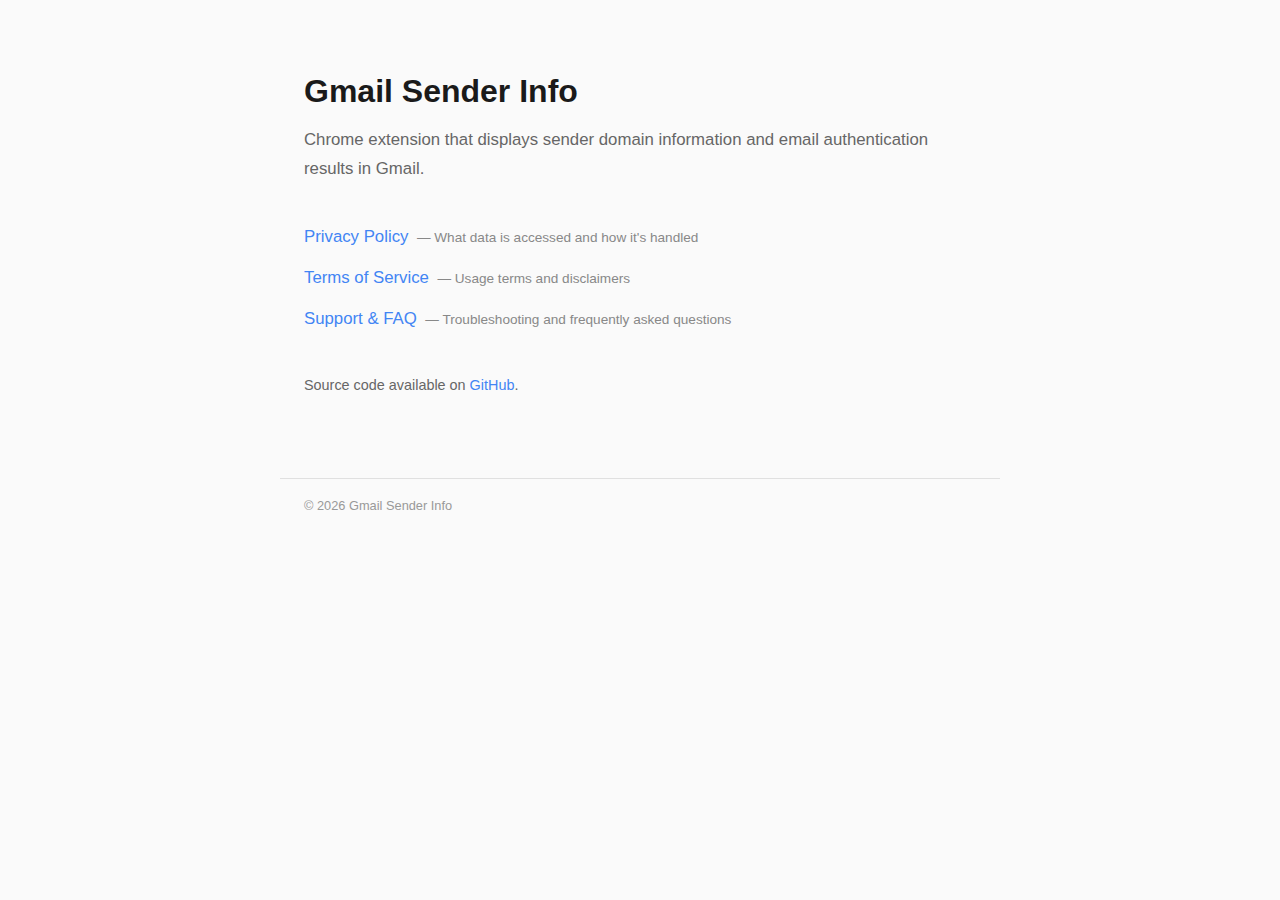
<file: docs/index.html>
<!DOCTYPE html>
<html lang="en">
<head>
  <meta charset="UTF-8">
  <meta name="viewport" content="width=device-width, initial-scale=1.0">
  <title>Gmail Sender Info</title>
  <style>
    * { margin: 0; padding: 0; box-sizing: border-box; }
    body { font-family: -apple-system, BlinkMacSystemFont, 'Segoe UI', Roboto, sans-serif; color: #1a1a1a; line-height: 1.7; background: #fafafa; }
    main { max-width: 720px; margin: 0 auto; padding: 4rem 1.5rem 2rem; }
    h1 { font-size: 2rem; margin-bottom: 0.5rem; }
    .tagline { color: #666; font-size: 1.05rem; margin-bottom: 2.5rem; }
    .links { list-style: none; padding: 0; }
    .links li { margin-bottom: 0.75rem; }
    .links a { display: inline-block; color: #4285F4; text-decoration: none; font-size: 1.05rem; font-weight: 500; }
    .links a:hover { text-decoration: underline; }
    .links .desc { color: #888; font-size: 0.85rem; margin-left: 0.25rem; }
    .source { margin-top: 2.5rem; font-size: 0.9rem; color: #666; }
    .source a { color: #4285F4; text-decoration: none; }
    .source a:hover { text-decoration: underline; }
    footer { max-width: 720px; margin: 3rem auto 2rem; padding: 0 1.5rem; font-size: 0.8rem; color: #999; border-top: 1px solid #e0e0e0; padding-top: 1rem; }
  </style>
</head>
<body>
  <main>
    <h1>Gmail Sender Info</h1>
    <p class="tagline">Chrome extension that displays sender domain information and email authentication results in Gmail.</p>

    <ul class="links">
      <li>
        <a href="privacy-policy.html">Privacy Policy</a>
        <span class="desc">— What data is accessed and how it's handled</span>
      </li>
      <li>
        <a href="terms-of-service.html">Terms of Service</a>
        <span class="desc">— Usage terms and disclaimers</span>
      </li>
      <li>
        <a href="support.html">Support &amp; FAQ</a>
        <span class="desc">— Troubleshooting and frequently asked questions</span>
      </li>
    </ul>

    <p class="source">Source code available on <a href="https://github.com/lankeami/gmail-sender-info">GitHub</a>.</p>
  </main>
  <footer>
    <p>&copy; 2026 Gmail Sender Info</p>
  </footer>
</body>
</html>
</file>
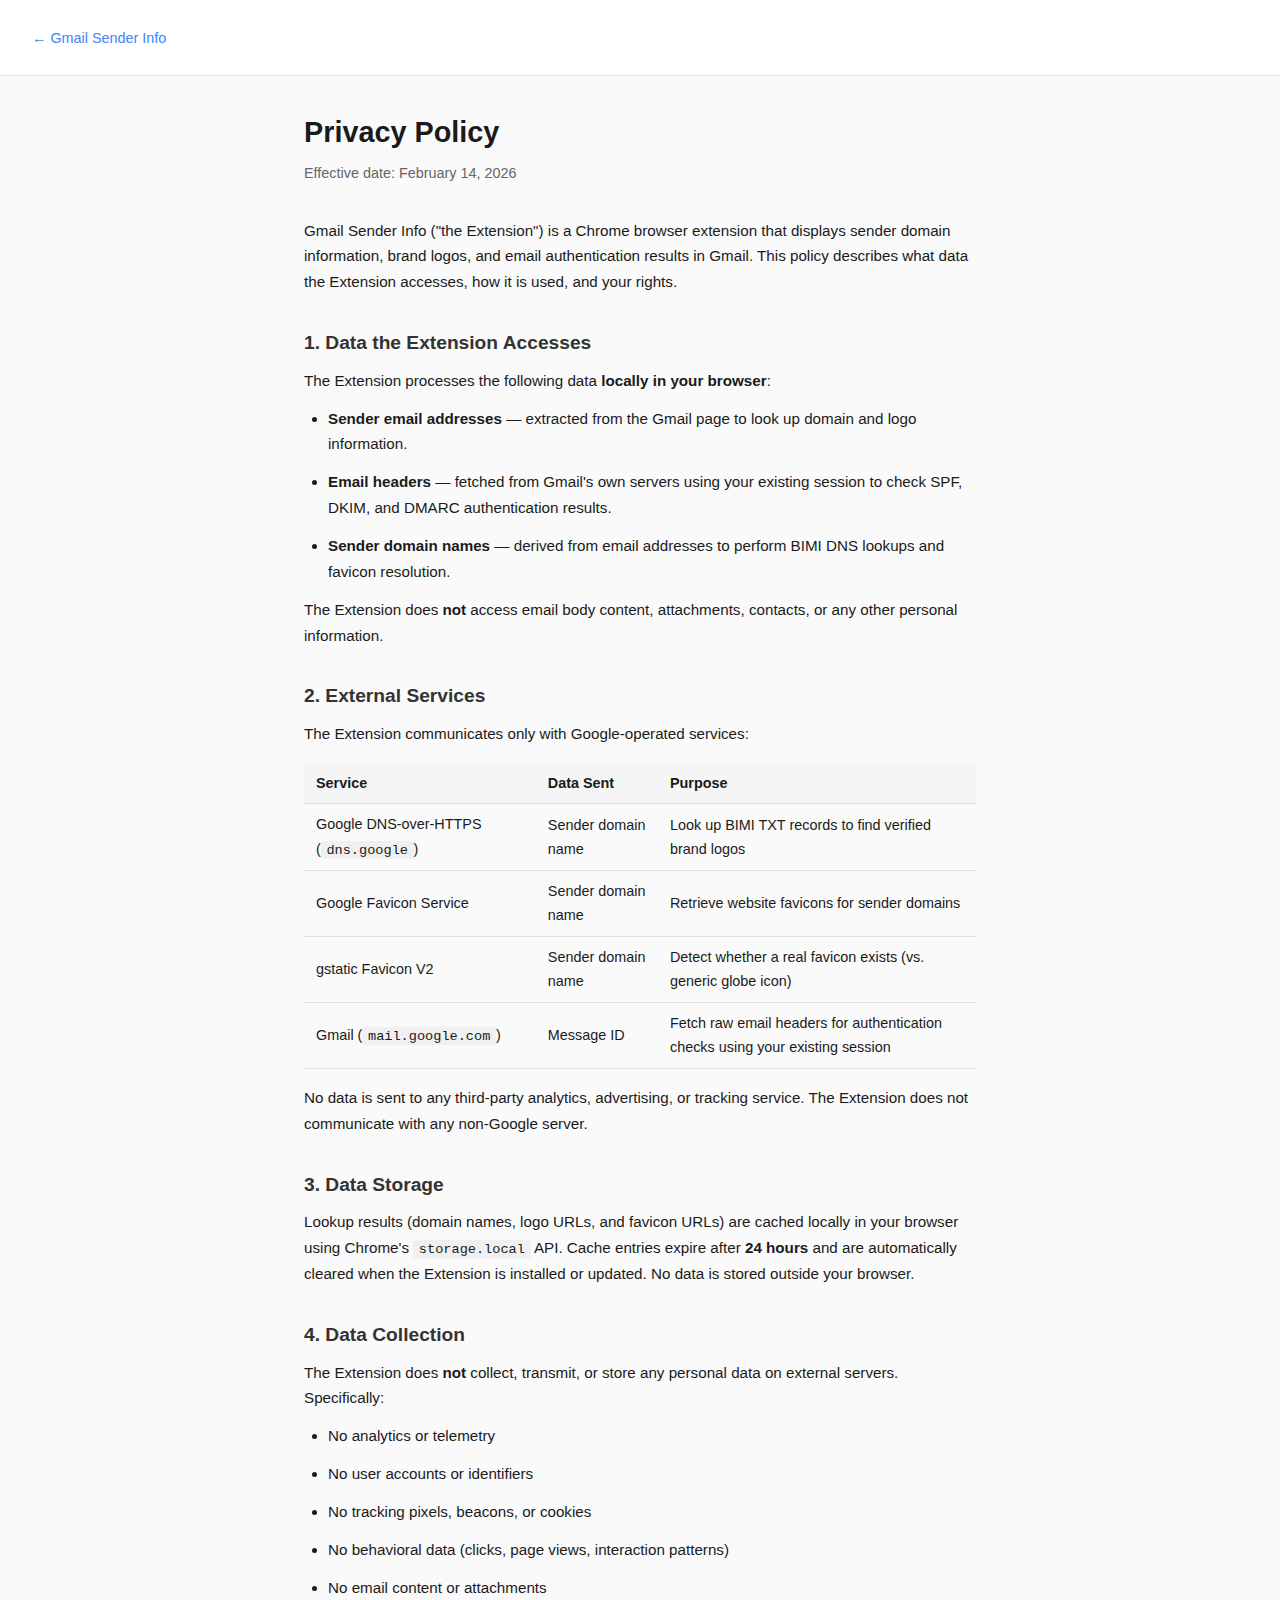
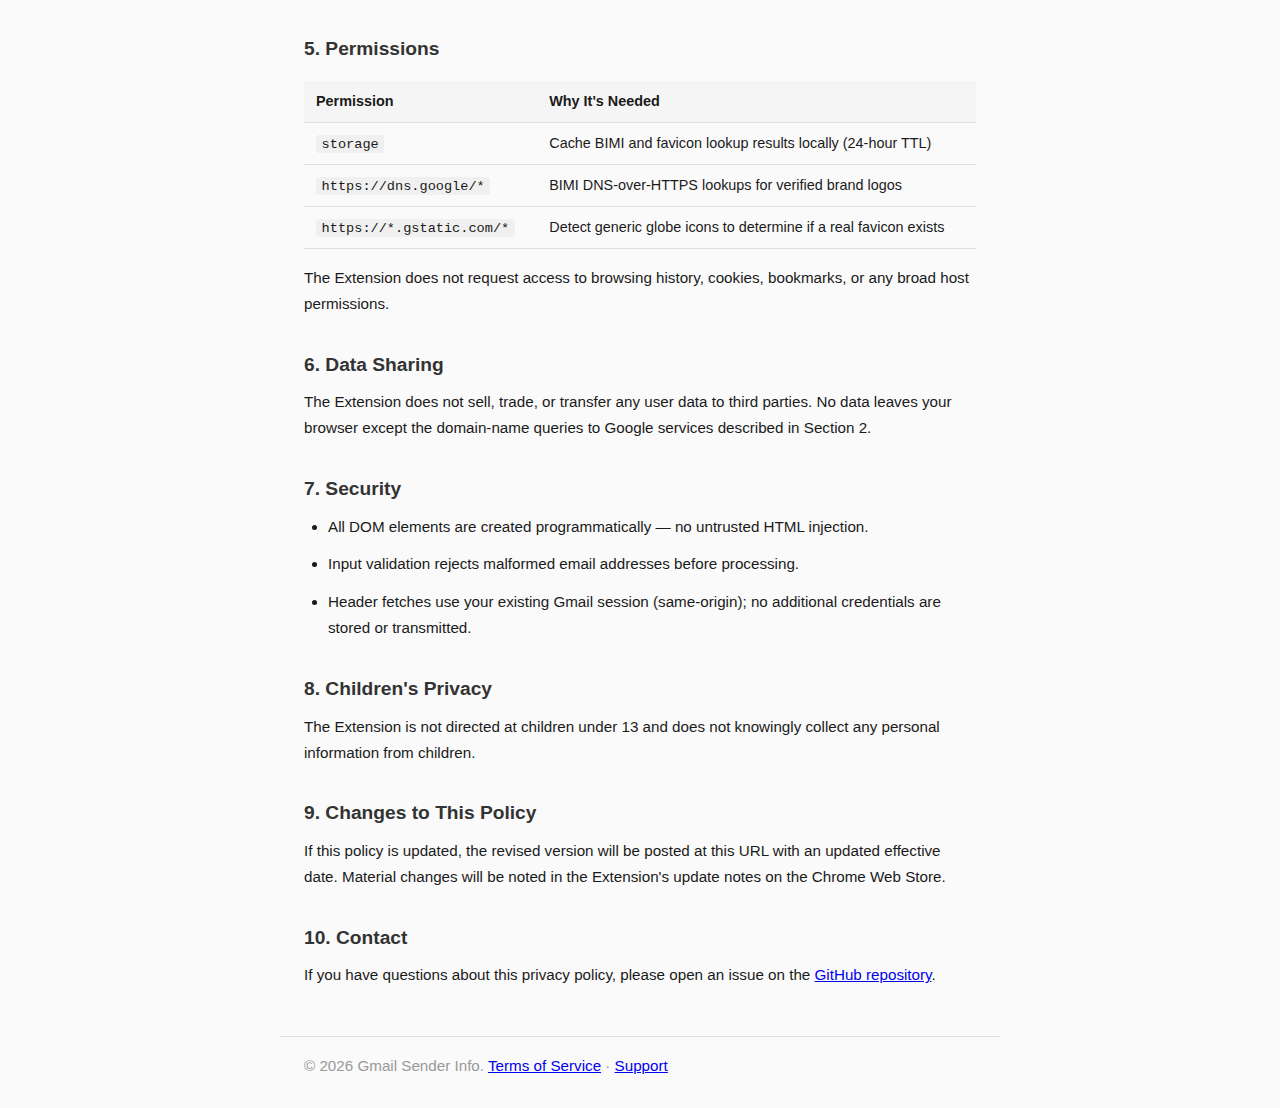
<file: docs/privacy-policy.html>
<!DOCTYPE html>
<html lang="en">
<head>
  <meta charset="UTF-8">
  <meta name="viewport" content="width=device-width, initial-scale=1.0">
  <title>Privacy Policy — Gmail Sender Info</title>
  <style>
    * { margin: 0; padding: 0; box-sizing: border-box; }
    body { font-family: -apple-system, BlinkMacSystemFont, 'Segoe UI', Roboto, sans-serif; color: #1a1a1a; line-height: 1.7; background: #fafafa; }
    header { background: #fff; border-bottom: 1px solid #e0e0e0; padding: 1.5rem 2rem; }
    header a { color: #4285F4; text-decoration: none; font-size: 0.9rem; }
    header a:hover { text-decoration: underline; }
    main { max-width: 720px; margin: 2rem auto; padding: 0 1.5rem; }
    h1 { font-size: 1.8rem; margin-bottom: 0.25rem; }
    .subtitle { color: #666; font-size: 0.9rem; margin-bottom: 2rem; }
    h2 { font-size: 1.2rem; margin-top: 2rem; margin-bottom: 0.5rem; color: #333; }
    p, li { font-size: 0.95rem; margin-bottom: 0.75rem; }
    ul { padding-left: 1.5rem; }
    table { width: 100%; border-collapse: collapse; margin: 1rem 0; font-size: 0.9rem; }
    th, td { text-align: left; padding: 0.5rem 0.75rem; border-bottom: 1px solid #e0e0e0; }
    th { background: #f5f5f5; font-weight: 600; }
    code { background: #f0f0f0; padding: 0.1rem 0.35rem; border-radius: 3px; font-size: 0.85rem; }
    footer { max-width: 720px; margin: 3rem auto 2rem; padding: 0 1.5rem; font-size: 0.8rem; color: #999; border-top: 1px solid #e0e0e0; padding-top: 1rem; }
  </style>
</head>
<body>
  <header>
    <a href="index.html">&larr; Gmail Sender Info</a>
  </header>
  <main>
    <h1>Privacy Policy</h1>
    <p class="subtitle">Effective date: February 14, 2026</p>

    <p>Gmail Sender Info ("the Extension") is a Chrome browser extension that displays sender domain information, brand logos, and email authentication results in Gmail. This policy describes what data the Extension accesses, how it is used, and your rights.</p>

    <h2>1. Data the Extension Accesses</h2>
    <p>The Extension processes the following data <strong>locally in your browser</strong>:</p>
    <ul>
      <li><strong>Sender email addresses</strong> — extracted from the Gmail page to look up domain and logo information.</li>
      <li><strong>Email headers</strong> — fetched from Gmail's own servers using your existing session to check SPF, DKIM, and DMARC authentication results.</li>
      <li><strong>Sender domain names</strong> — derived from email addresses to perform BIMI DNS lookups and favicon resolution.</li>
    </ul>
    <p>The Extension does <strong>not</strong> access email body content, attachments, contacts, or any other personal information.</p>

    <h2>2. External Services</h2>
    <p>The Extension communicates only with Google-operated services:</p>
    <table>
      <thead>
        <tr><th>Service</th><th>Data Sent</th><th>Purpose</th></tr>
      </thead>
      <tbody>
        <tr>
          <td>Google DNS-over-HTTPS (<code>dns.google</code>)</td>
          <td>Sender domain name</td>
          <td>Look up BIMI TXT records to find verified brand logos</td>
        </tr>
        <tr>
          <td>Google Favicon Service</td>
          <td>Sender domain name</td>
          <td>Retrieve website favicons for sender domains</td>
        </tr>
        <tr>
          <td>gstatic Favicon V2</td>
          <td>Sender domain name</td>
          <td>Detect whether a real favicon exists (vs. generic globe icon)</td>
        </tr>
        <tr>
          <td>Gmail (<code>mail.google.com</code>)</td>
          <td>Message ID</td>
          <td>Fetch raw email headers for authentication checks using your existing session</td>
        </tr>
      </tbody>
    </table>
    <p>No data is sent to any third-party analytics, advertising, or tracking service. The Extension does not communicate with any non-Google server.</p>

    <h2>3. Data Storage</h2>
    <p>Lookup results (domain names, logo URLs, and favicon URLs) are cached locally in your browser using Chrome's <code>storage.local</code> API. Cache entries expire after <strong>24 hours</strong> and are automatically cleared when the Extension is installed or updated. No data is stored outside your browser.</p>

    <h2>4. Data Collection</h2>
    <p>The Extension does <strong>not</strong> collect, transmit, or store any personal data on external servers. Specifically:</p>
    <ul>
      <li>No analytics or telemetry</li>
      <li>No user accounts or identifiers</li>
      <li>No tracking pixels, beacons, or cookies</li>
      <li>No behavioral data (clicks, page views, interaction patterns)</li>
      <li>No email content or attachments</li>
    </ul>

    <h2>5. Permissions</h2>
    <table>
      <thead>
        <tr><th>Permission</th><th>Why It's Needed</th></tr>
      </thead>
      <tbody>
        <tr>
          <td><code>storage</code></td>
          <td>Cache BIMI and favicon lookup results locally (24-hour TTL)</td>
        </tr>
        <tr>
          <td><code>https://dns.google/*</code></td>
          <td>BIMI DNS-over-HTTPS lookups for verified brand logos</td>
        </tr>
        <tr>
          <td><code>https://*.gstatic.com/*</code></td>
          <td>Detect generic globe icons to determine if a real favicon exists</td>
        </tr>
      </tbody>
    </table>
    <p>The Extension does not request access to browsing history, cookies, bookmarks, or any broad host permissions.</p>

    <h2>6. Data Sharing</h2>
    <p>The Extension does not sell, trade, or transfer any user data to third parties. No data leaves your browser except the domain-name queries to Google services described in Section 2.</p>

    <h2>7. Security</h2>
    <ul>
      <li>All DOM elements are created programmatically — no untrusted HTML injection.</li>
      <li>Input validation rejects malformed email addresses before processing.</li>
      <li>Header fetches use your existing Gmail session (same-origin); no additional credentials are stored or transmitted.</li>
    </ul>

    <h2>8. Children's Privacy</h2>
    <p>The Extension is not directed at children under 13 and does not knowingly collect any personal information from children.</p>

    <h2>9. Changes to This Policy</h2>
    <p>If this policy is updated, the revised version will be posted at this URL with an updated effective date. Material changes will be noted in the Extension's update notes on the Chrome Web Store.</p>

    <h2>10. Contact</h2>
    <p>If you have questions about this privacy policy, please open an issue on the <a href="https://github.com/lankeami/gmail-sender-info/issues">GitHub repository</a>.</p>
  </main>
  <footer>
    <p>&copy; 2026 Gmail Sender Info. <a href="terms-of-service.html">Terms of Service</a> &middot; <a href="support.html">Support</a></p>
  </footer>
</body>
</html>
</file>
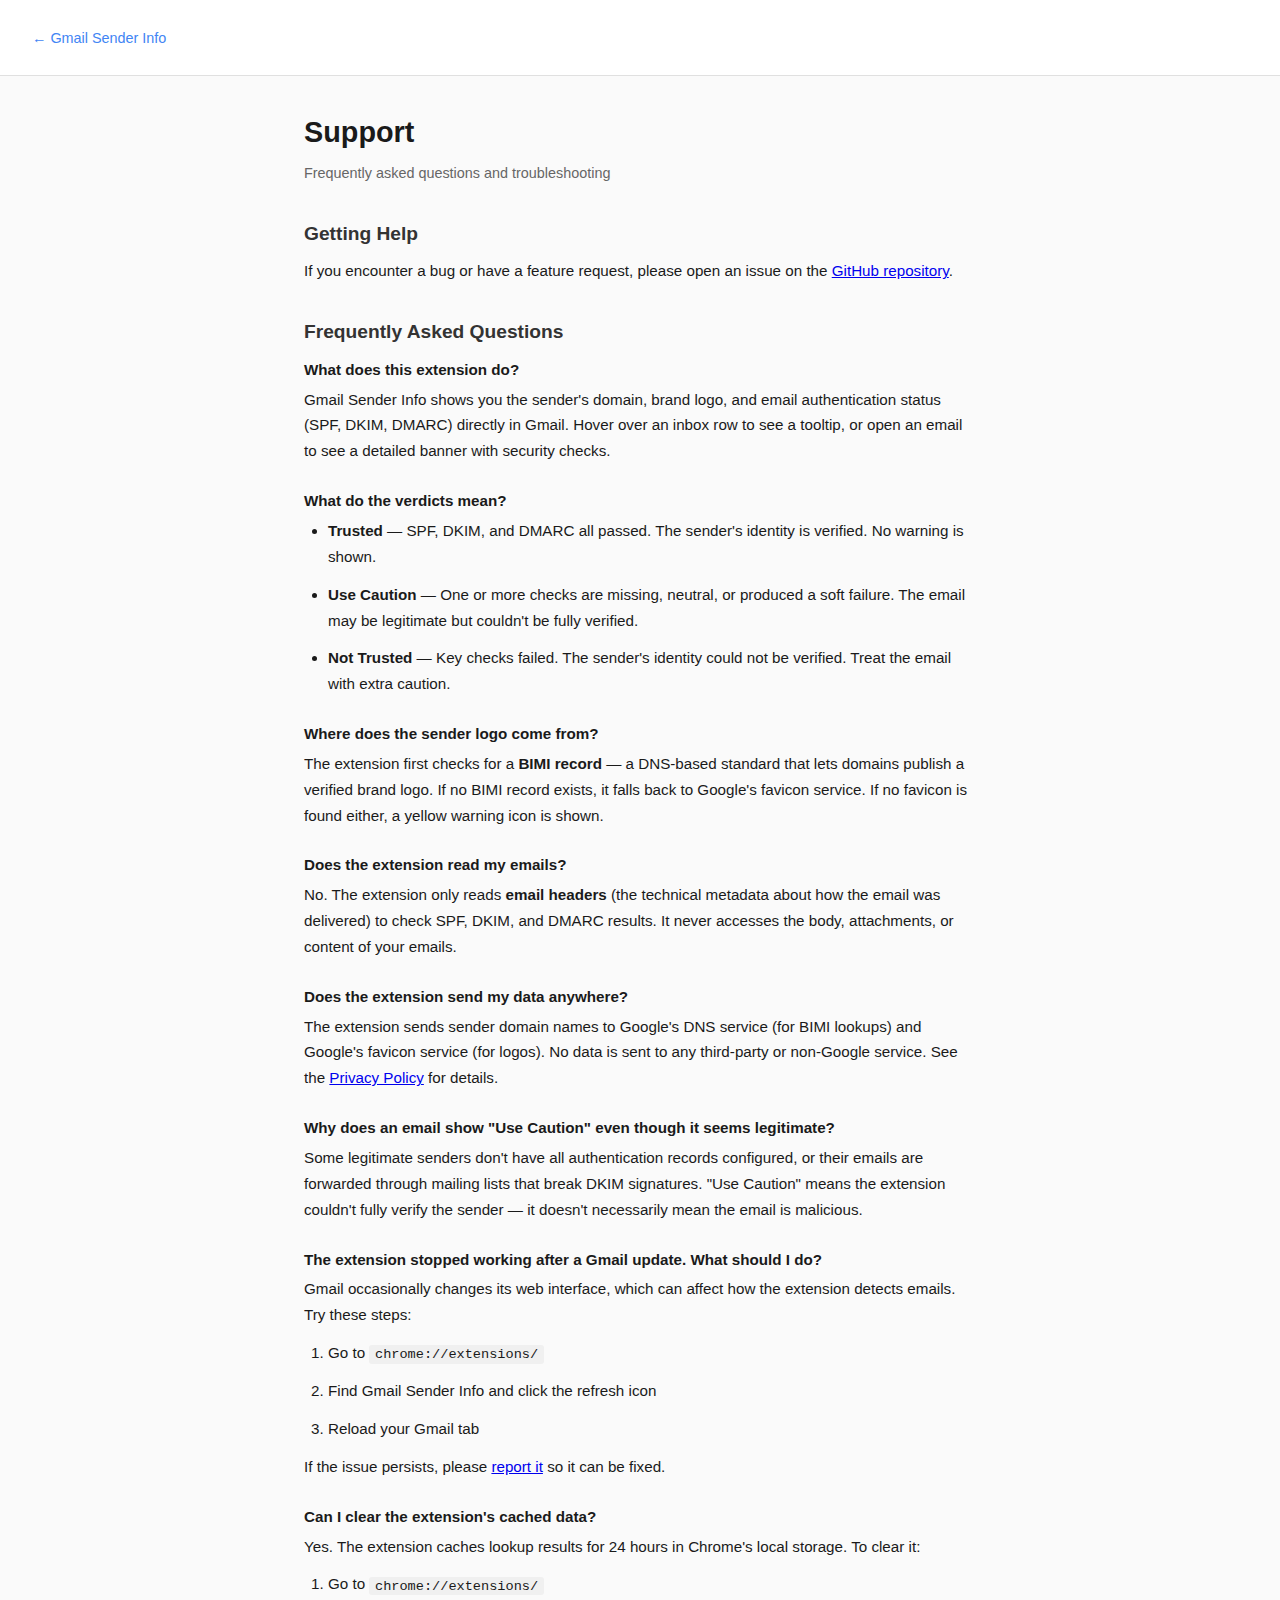
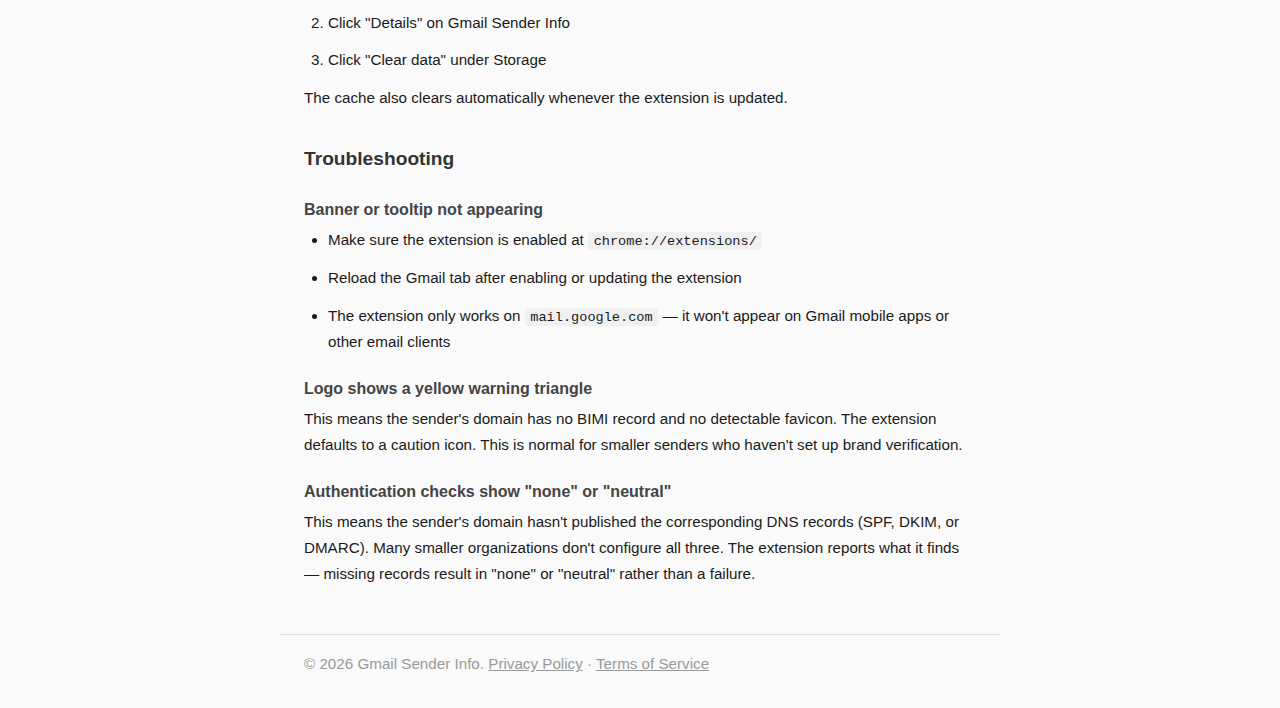
<file: docs/support.html>
<!DOCTYPE html>
<html lang="en">
<head>
  <meta charset="UTF-8">
  <meta name="viewport" content="width=device-width, initial-scale=1.0">
  <title>Support — Gmail Sender Info</title>
  <style>
    * { margin: 0; padding: 0; box-sizing: border-box; }
    body { font-family: -apple-system, BlinkMacSystemFont, 'Segoe UI', Roboto, sans-serif; color: #1a1a1a; line-height: 1.7; background: #fafafa; }
    header { background: #fff; border-bottom: 1px solid #e0e0e0; padding: 1.5rem 2rem; }
    header a { color: #4285F4; text-decoration: none; font-size: 0.9rem; }
    header a:hover { text-decoration: underline; }
    main { max-width: 720px; margin: 2rem auto; padding: 0 1.5rem; }
    h1 { font-size: 1.8rem; margin-bottom: 0.25rem; }
    .subtitle { color: #666; font-size: 0.9rem; margin-bottom: 2rem; }
    h2 { font-size: 1.2rem; margin-top: 2rem; margin-bottom: 0.5rem; color: #333; }
    h3 { font-size: 1rem; margin-top: 1.25rem; margin-bottom: 0.25rem; color: #444; }
    p, li { font-size: 0.95rem; margin-bottom: 0.75rem; }
    ul, ol { padding-left: 1.5rem; }
    code { background: #f0f0f0; padding: 0.1rem 0.35rem; border-radius: 3px; font-size: 0.85rem; }
    .faq-item { margin-bottom: 1.5rem; }
    .faq-q { font-weight: 600; margin-bottom: 0.25rem; }
    footer { max-width: 720px; margin: 3rem auto 2rem; padding: 0 1.5rem; font-size: 0.8rem; color: #999; border-top: 1px solid #e0e0e0; padding-top: 1rem; }
    footer a { color: #999; }
  </style>
</head>
<body>
  <header>
    <a href="index.html">&larr; Gmail Sender Info</a>
  </header>
  <main>
    <h1>Support</h1>
    <p class="subtitle">Frequently asked questions and troubleshooting</p>

    <h2>Getting Help</h2>
    <p>If you encounter a bug or have a feature request, please open an issue on the <a href="https://github.com/lankeami/gmail-sender-info/issues">GitHub repository</a>.</p>

    <h2>Frequently Asked Questions</h2>

    <div class="faq-item">
      <p class="faq-q">What does this extension do?</p>
      <p>Gmail Sender Info shows you the sender's domain, brand logo, and email authentication status (SPF, DKIM, DMARC) directly in Gmail. Hover over an inbox row to see a tooltip, or open an email to see a detailed banner with security checks.</p>
    </div>

    <div class="faq-item">
      <p class="faq-q">What do the verdicts mean?</p>
      <ul>
        <li><strong>Trusted</strong> — SPF, DKIM, and DMARC all passed. The sender's identity is verified. No warning is shown.</li>
        <li><strong>Use Caution</strong> — One or more checks are missing, neutral, or produced a soft failure. The email may be legitimate but couldn't be fully verified.</li>
        <li><strong>Not Trusted</strong> — Key checks failed. The sender's identity could not be verified. Treat the email with extra caution.</li>
      </ul>
    </div>

    <div class="faq-item">
      <p class="faq-q">Where does the sender logo come from?</p>
      <p>The extension first checks for a <strong>BIMI record</strong> — a DNS-based standard that lets domains publish a verified brand logo. If no BIMI record exists, it falls back to Google's favicon service. If no favicon is found either, a yellow warning icon is shown.</p>
    </div>

    <div class="faq-item">
      <p class="faq-q">Does the extension read my emails?</p>
      <p>No. The extension only reads <strong>email headers</strong> (the technical metadata about how the email was delivered) to check SPF, DKIM, and DMARC results. It never accesses the body, attachments, or content of your emails.</p>
    </div>

    <div class="faq-item">
      <p class="faq-q">Does the extension send my data anywhere?</p>
      <p>The extension sends sender domain names to Google's DNS service (for BIMI lookups) and Google's favicon service (for logos). No data is sent to any third-party or non-Google service. See the <a href="privacy-policy.html">Privacy Policy</a> for details.</p>
    </div>

    <div class="faq-item">
      <p class="faq-q">Why does an email show "Use Caution" even though it seems legitimate?</p>
      <p>Some legitimate senders don't have all authentication records configured, or their emails are forwarded through mailing lists that break DKIM signatures. "Use Caution" means the extension couldn't fully verify the sender — it doesn't necessarily mean the email is malicious.</p>
    </div>

    <div class="faq-item">
      <p class="faq-q">The extension stopped working after a Gmail update. What should I do?</p>
      <p>Gmail occasionally changes its web interface, which can affect how the extension detects emails. Try these steps:</p>
      <ol>
        <li>Go to <code>chrome://extensions/</code></li>
        <li>Find Gmail Sender Info and click the refresh icon</li>
        <li>Reload your Gmail tab</li>
      </ol>
      <p>If the issue persists, please <a href="https://github.com/lankeami/gmail-sender-info/issues">report it</a> so it can be fixed.</p>
    </div>

    <div class="faq-item">
      <p class="faq-q">Can I clear the extension's cached data?</p>
      <p>Yes. The extension caches lookup results for 24 hours in Chrome's local storage. To clear it:</p>
      <ol>
        <li>Go to <code>chrome://extensions/</code></li>
        <li>Click "Details" on Gmail Sender Info</li>
        <li>Click "Clear data" under Storage</li>
      </ol>
      <p>The cache also clears automatically whenever the extension is updated.</p>
    </div>

    <h2>Troubleshooting</h2>

    <h3>Banner or tooltip not appearing</h3>
    <ul>
      <li>Make sure the extension is enabled at <code>chrome://extensions/</code></li>
      <li>Reload the Gmail tab after enabling or updating the extension</li>
      <li>The extension only works on <code>mail.google.com</code> — it won't appear on Gmail mobile apps or other email clients</li>
    </ul>

    <h3>Logo shows a yellow warning triangle</h3>
    <p>This means the sender's domain has no BIMI record and no detectable favicon. The extension defaults to a caution icon. This is normal for smaller senders who haven't set up brand verification.</p>

    <h3>Authentication checks show "none" or "neutral"</h3>
    <p>This means the sender's domain hasn't published the corresponding DNS records (SPF, DKIM, or DMARC). Many smaller organizations don't configure all three. The extension reports what it finds — missing records result in "none" or "neutral" rather than a failure.</p>
  </main>
  <footer>
    <p>&copy; 2026 Gmail Sender Info. <a href="privacy-policy.html">Privacy Policy</a> &middot; <a href="terms-of-service.html">Terms of Service</a></p>
  </footer>
</body>
</html>
</file>
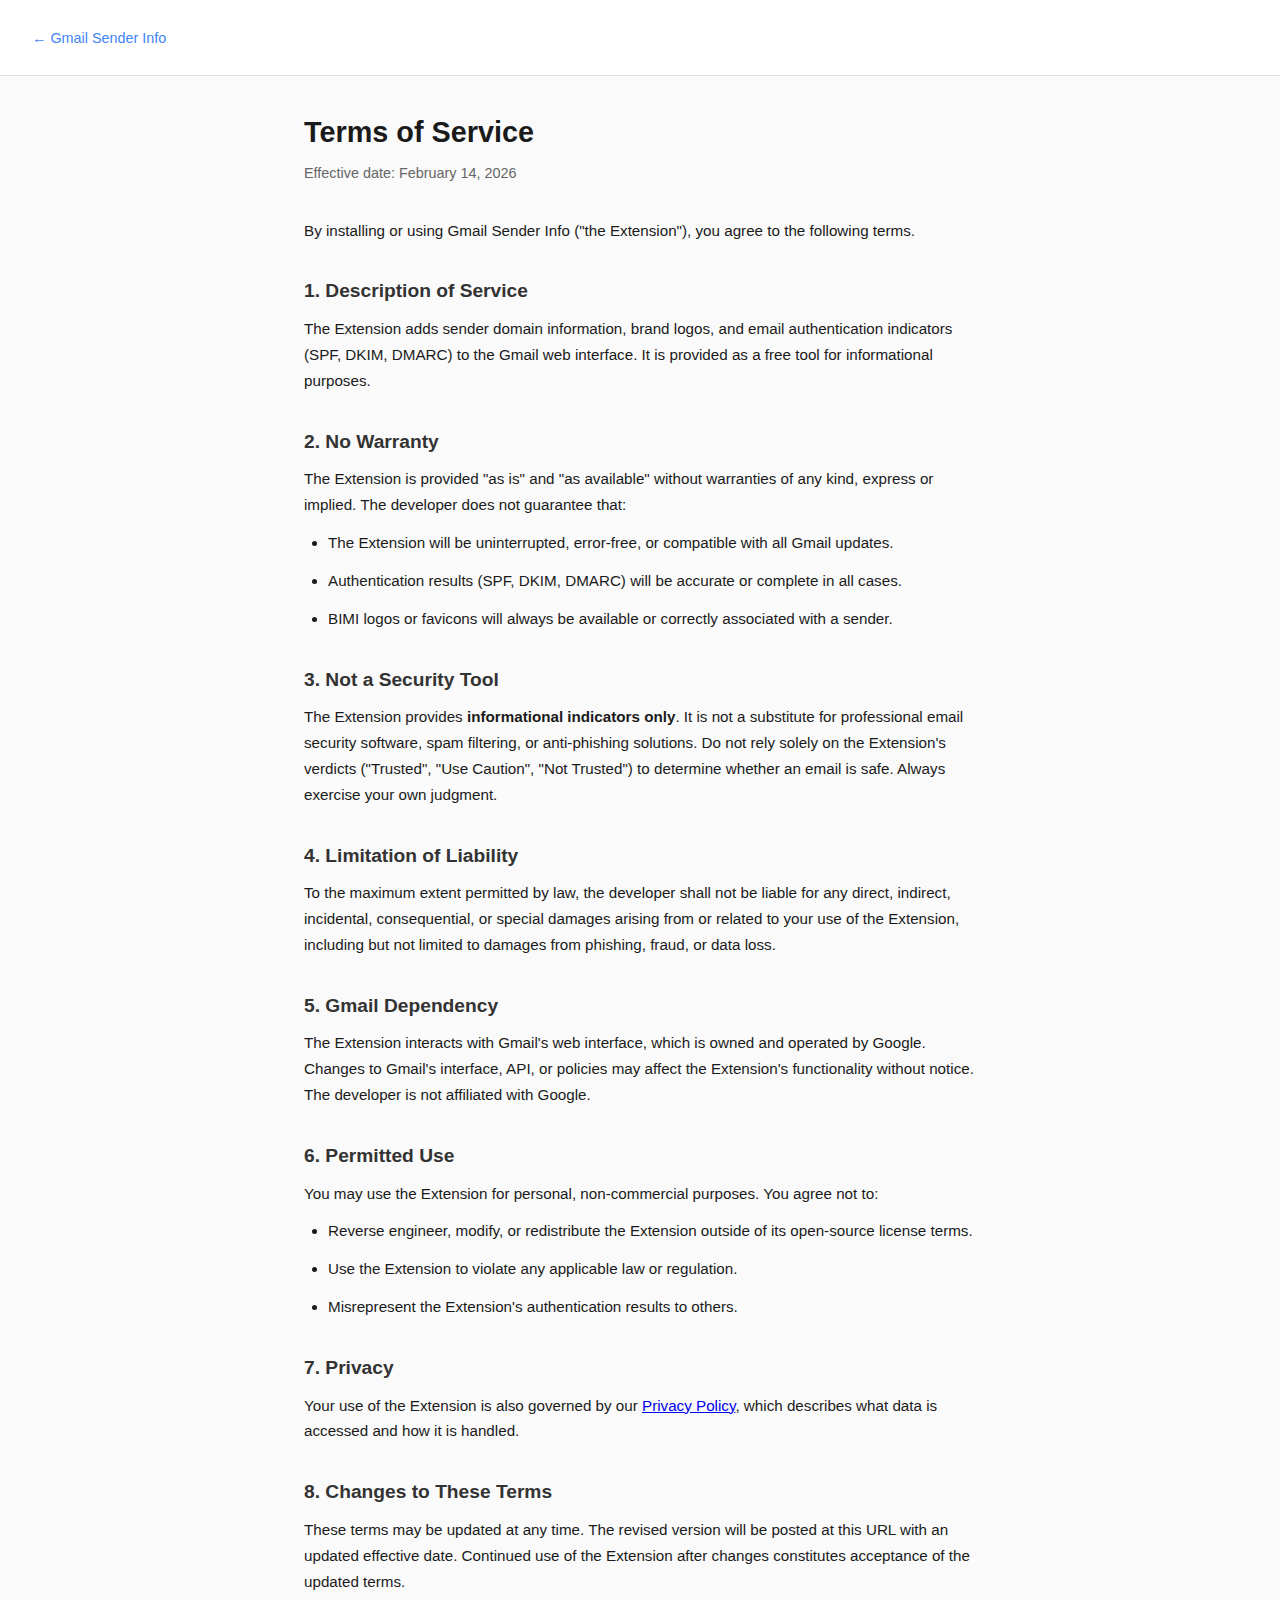
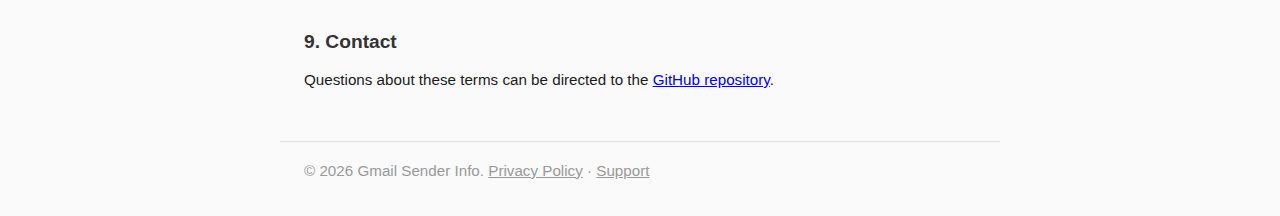
<file: docs/terms-of-service.html>
<!DOCTYPE html>
<html lang="en">
<head>
  <meta charset="UTF-8">
  <meta name="viewport" content="width=device-width, initial-scale=1.0">
  <title>Terms of Service — Gmail Sender Info</title>
  <style>
    * { margin: 0; padding: 0; box-sizing: border-box; }
    body { font-family: -apple-system, BlinkMacSystemFont, 'Segoe UI', Roboto, sans-serif; color: #1a1a1a; line-height: 1.7; background: #fafafa; }
    header { background: #fff; border-bottom: 1px solid #e0e0e0; padding: 1.5rem 2rem; }
    header a { color: #4285F4; text-decoration: none; font-size: 0.9rem; }
    header a:hover { text-decoration: underline; }
    main { max-width: 720px; margin: 2rem auto; padding: 0 1.5rem; }
    h1 { font-size: 1.8rem; margin-bottom: 0.25rem; }
    .subtitle { color: #666; font-size: 0.9rem; margin-bottom: 2rem; }
    h2 { font-size: 1.2rem; margin-top: 2rem; margin-bottom: 0.5rem; color: #333; }
    p, li { font-size: 0.95rem; margin-bottom: 0.75rem; }
    ul { padding-left: 1.5rem; }
    footer { max-width: 720px; margin: 3rem auto 2rem; padding: 0 1.5rem; font-size: 0.8rem; color: #999; border-top: 1px solid #e0e0e0; padding-top: 1rem; }
    footer a { color: #999; }
  </style>
</head>
<body>
  <header>
    <a href="index.html">&larr; Gmail Sender Info</a>
  </header>
  <main>
    <h1>Terms of Service</h1>
    <p class="subtitle">Effective date: February 14, 2026</p>

    <p>By installing or using Gmail Sender Info ("the Extension"), you agree to the following terms.</p>

    <h2>1. Description of Service</h2>
    <p>The Extension adds sender domain information, brand logos, and email authentication indicators (SPF, DKIM, DMARC) to the Gmail web interface. It is provided as a free tool for informational purposes.</p>

    <h2>2. No Warranty</h2>
    <p>The Extension is provided "as is" and "as available" without warranties of any kind, express or implied. The developer does not guarantee that:</p>
    <ul>
      <li>The Extension will be uninterrupted, error-free, or compatible with all Gmail updates.</li>
      <li>Authentication results (SPF, DKIM, DMARC) will be accurate or complete in all cases.</li>
      <li>BIMI logos or favicons will always be available or correctly associated with a sender.</li>
    </ul>

    <h2>3. Not a Security Tool</h2>
    <p>The Extension provides <strong>informational indicators only</strong>. It is not a substitute for professional email security software, spam filtering, or anti-phishing solutions. Do not rely solely on the Extension's verdicts ("Trusted", "Use Caution", "Not Trusted") to determine whether an email is safe. Always exercise your own judgment.</p>

    <h2>4. Limitation of Liability</h2>
    <p>To the maximum extent permitted by law, the developer shall not be liable for any direct, indirect, incidental, consequential, or special damages arising from or related to your use of the Extension, including but not limited to damages from phishing, fraud, or data loss.</p>

    <h2>5. Gmail Dependency</h2>
    <p>The Extension interacts with Gmail's web interface, which is owned and operated by Google. Changes to Gmail's interface, API, or policies may affect the Extension's functionality without notice. The developer is not affiliated with Google.</p>

    <h2>6. Permitted Use</h2>
    <p>You may use the Extension for personal, non-commercial purposes. You agree not to:</p>
    <ul>
      <li>Reverse engineer, modify, or redistribute the Extension outside of its open-source license terms.</li>
      <li>Use the Extension to violate any applicable law or regulation.</li>
      <li>Misrepresent the Extension's authentication results to others.</li>
    </ul>

    <h2>7. Privacy</h2>
    <p>Your use of the Extension is also governed by our <a href="privacy-policy.html">Privacy Policy</a>, which describes what data is accessed and how it is handled.</p>

    <h2>8. Changes to These Terms</h2>
    <p>These terms may be updated at any time. The revised version will be posted at this URL with an updated effective date. Continued use of the Extension after changes constitutes acceptance of the updated terms.</p>

    <h2>9. Contact</h2>
    <p>Questions about these terms can be directed to the <a href="https://github.com/lankeami/gmail-sender-info/issues">GitHub repository</a>.</p>
  </main>
  <footer>
    <p>&copy; 2026 Gmail Sender Info. <a href="privacy-policy.html">Privacy Policy</a> &middot; <a href="support.html">Support</a></p>
  </footer>
</body>
</html>
</file>
